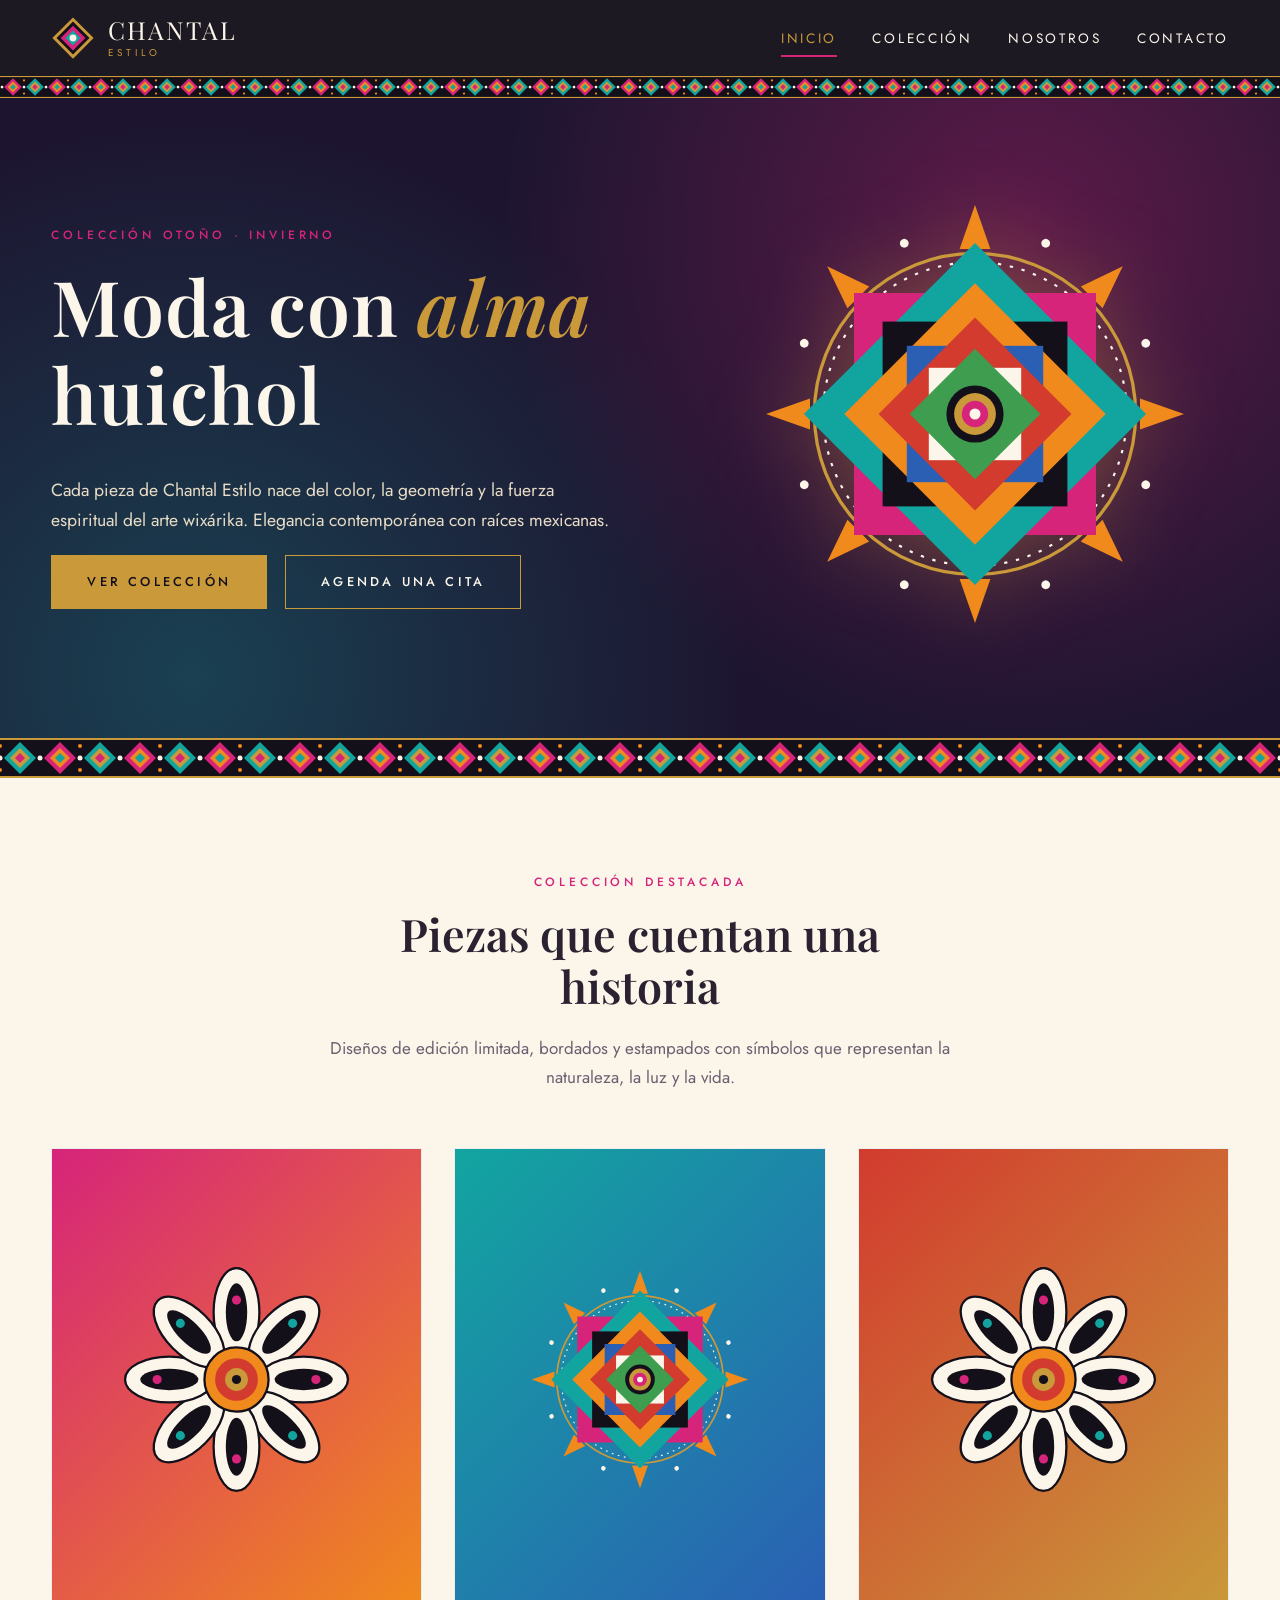
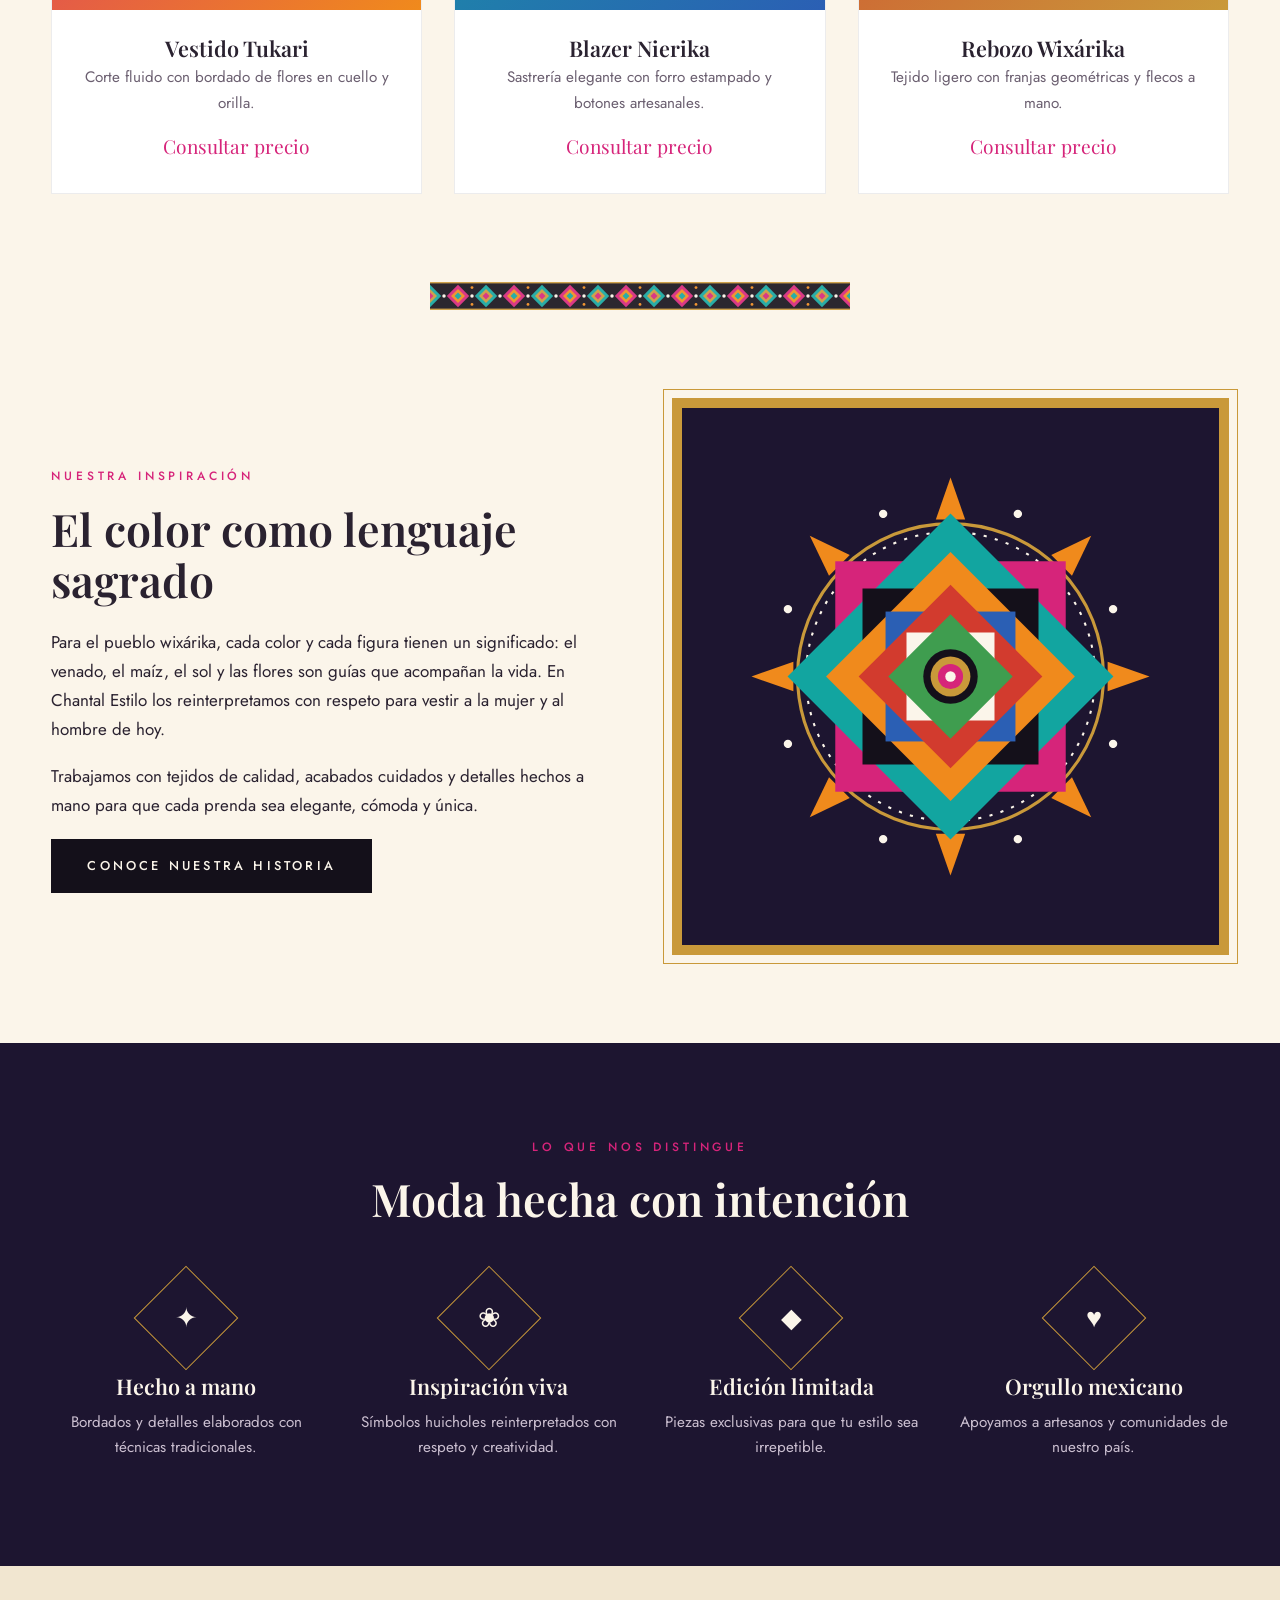
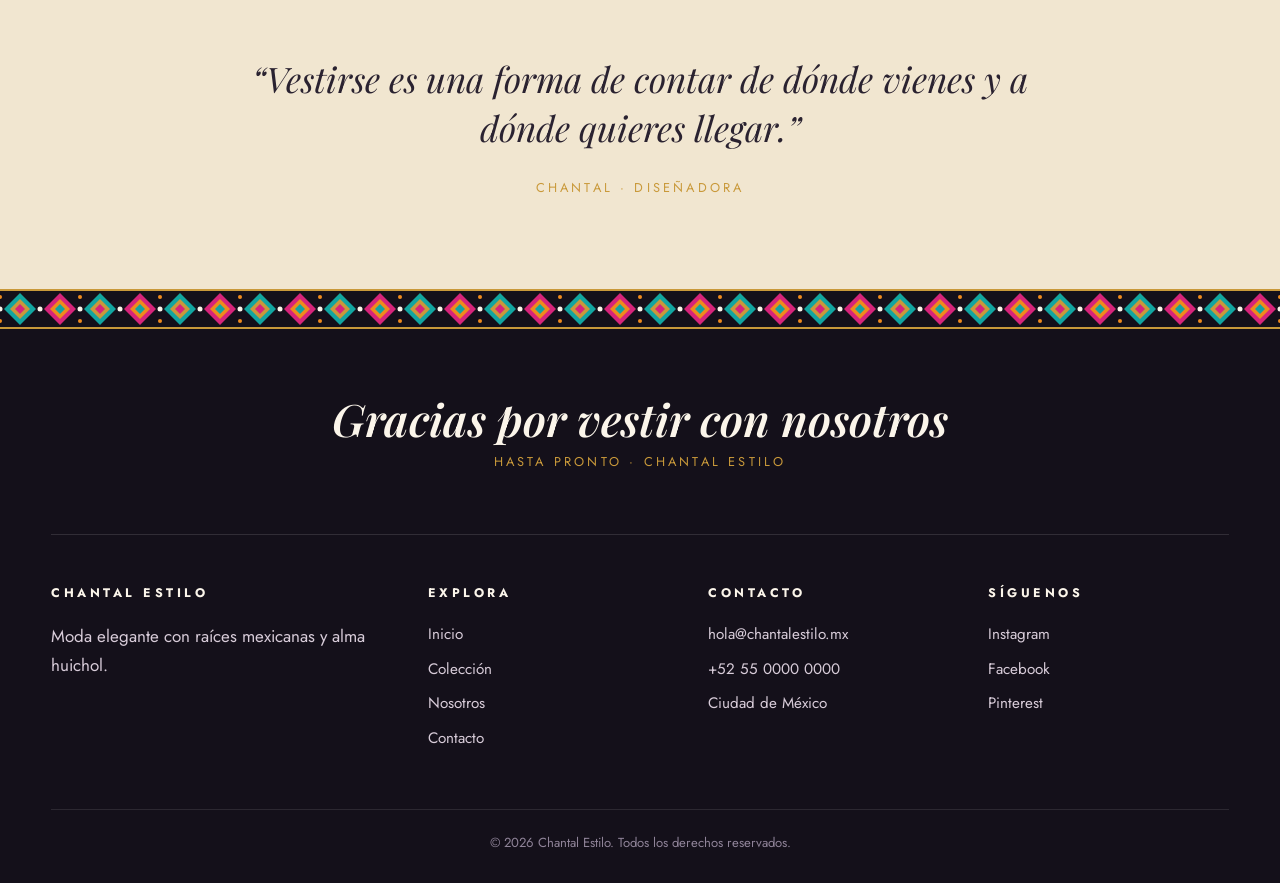
<file: index.html>
<!DOCTYPE html>
<html lang="es">
<head>
  <meta charset="UTF-8">
  <meta name="viewport" content="width=device-width, initial-scale=1">
  <title>Chantal Estilo | Moda mexicana con alma huichol</title>
  <meta name="description" content="Chantal Estilo: moda elegante inspirada en el arte huichol. Piezas únicas hechas con orgullo mexicano.">
  <link rel="icon" type="image/svg+xml" href="img/logo.svg">
  <link rel="preconnect" href="https://fonts.googleapis.com">
  <link rel="preconnect" href="https://fonts.gstatic.com" crossorigin>
  <link href="https://fonts.googleapis.com/css2?family=Jost:wght@300;400;500&family=Playfair+Display:ital,wght@0,500;0,600;1,500&display=swap" rel="stylesheet">
  <link rel="stylesheet" href="css/styles.css">
</head>
<body>

  <!-- ========== ENCABEZADO ========== -->
  <header class="encabezado">
    <div class="contenedor encabezado__barra">
      <a href="index.html" class="logo" aria-label="Chantal Estilo, inicio">
        <img src="img/logo.svg" alt="">
        <span class="logo__texto">CHANTAL<small>Estilo</small></span>
      </a>
      <button class="menu-boton" aria-label="Abrir menú" aria-expanded="false">☰</button>
      <nav>
        <ul class="menu">
          <li><a href="index.html" class="activo">Inicio</a></li>
          <li><a href="index.html#coleccion">Colección</a></li>
          <li><a href="pages/nosotros.html">Nosotros</a></li>
          <li><a href="pages/contacto.html">Contacto</a></li>
        </ul>
      </nav>
    </div>
    <div class="cinta"></div>
  </header>

  <main>
    <!-- ========== CUERPO: HÉROE ========== -->
    <section class="heroe">
      <div class="contenedor heroe__grid">
        <div>
          <span class="etiqueta">Colección Otoño · Invierno</span>
          <h1>Moda con <em>alma</em> huichol</h1>
          <p>Cada pieza de Chantal Estilo nace del color, la geometría y la fuerza espiritual del arte wixárika. Elegancia contemporánea con raíces mexicanas.</p>
          <a href="#coleccion" class="boton">Ver colección</a>
          <a href="pages/contacto.html" class="boton boton--borde">Agenda una cita</a>
        </div>
        <div class="heroe__arte">
          <img src="img/mandala-huichol.svg" alt="Mandala de inspiración huichol en tonos magenta, turquesa y naranja">
        </div>
      </div>
      <div class="cinta cinta--gruesa"></div>
    </section>

    <!-- ========== CUERPO: COLECCIÓN ========== -->
    <section class="seccion" id="coleccion">
      <div class="contenedor">
        <div class="seccion__titulo aparece">
          <span class="etiqueta">Colección destacada</span>
          <h2>Piezas que cuentan una historia</h2>
          <p>Diseños de edición limitada, bordados y estampados con símbolos que representan la naturaleza, la luz y la vida.</p>
        </div>
        <div class="rejilla">
          <article class="tarjeta aparece">
            <div class="tarjeta__imagen tarjeta__imagen--a"><img src="img/flor-huichol.svg" alt="Motivo de flor huichol"></div>
            <div class="tarjeta__cuerpo">
              <h3>Vestido Tukari</h3>
              <p>Corte fluido con bordado de flores en cuello y orilla.</p>
              <span class="tarjeta__precio">Consultar precio</span>
            </div>
          </article>
          <article class="tarjeta aparece">
            <div class="tarjeta__imagen tarjeta__imagen--b"><img src="img/mandala-huichol.svg" alt="Motivo de mandala huichol"></div>
            <div class="tarjeta__cuerpo">
              <h3>Blazer Nierika</h3>
              <p>Sastrería elegante con forro estampado y botones artesanales.</p>
              <span class="tarjeta__precio">Consultar precio</span>
            </div>
          </article>
          <article class="tarjeta aparece">
            <div class="tarjeta__imagen tarjeta__imagen--c"><img src="img/flor-huichol.svg" alt="Motivo de flor huichol"></div>
            <div class="tarjeta__cuerpo">
              <h3>Rebozo Wixárika</h3>
              <p>Tejido ligero con franjas geométricas y flecos a mano.</p>
              <span class="tarjeta__precio">Consultar precio</span>
            </div>
          </article>
        </div>
      </div>
    </section>

    <div class="divisor"></div>

    <!-- ========== CUERPO: HISTORIA BREVE ========== -->
    <section class="seccion">
      <div class="contenedor dividido">
        <div class="aparece">
          <span class="etiqueta">Nuestra inspiración</span>
          <h2>El color como lenguaje sagrado</h2>
          <p>Para el pueblo wixárika, cada color y cada figura tienen un significado: el venado, el maíz, el sol y las flores son guías que acompañan la vida. En Chantal Estilo los reinterpretamos con respeto para vestir a la mujer y al hombre de hoy.</p>
          <p>Trabajamos con tejidos de calidad, acabados cuidados y detalles hechos a mano para que cada prenda sea elegante, cómoda y única.</p>
          <a href="pages/nosotros.html" class="boton boton--oscuro">Conoce nuestra historia</a>
        </div>
        <div class="dividido__arte aparece">
          <img src="img/mandala-huichol.svg" alt="Mandala huichol decorativo">
        </div>
      </div>
    </section>

    <!-- ========== CUERPO: VALORES ========== -->
    <section class="seccion seccion--oscura">
      <div class="contenedor">
        <div class="seccion__titulo aparece">
          <span class="etiqueta">Lo que nos distingue</span>
          <h2>Moda hecha con intención</h2>
        </div>
        <div class="valores">
          <div class="valor aparece">
            <div class="valor__icono"><span>✦</span></div>
            <h3>Hecho a mano</h3>
            <p>Bordados y detalles elaborados con técnicas tradicionales.</p>
          </div>
          <div class="valor aparece">
            <div class="valor__icono"><span>❀</span></div>
            <h3>Inspiración viva</h3>
            <p>Símbolos huicholes reinterpretados con respeto y creatividad.</p>
          </div>
          <div class="valor aparece">
            <div class="valor__icono"><span>◆</span></div>
            <h3>Edición limitada</h3>
            <p>Piezas exclusivas para que tu estilo sea irrepetible.</p>
          </div>
          <div class="valor aparece">
            <div class="valor__icono"><span>♥</span></div>
            <h3>Orgullo mexicano</h3>
            <p>Apoyamos a artesanos y comunidades de nuestro país.</p>
          </div>
        </div>
      </div>
    </section>

    <!-- ========== CUERPO: CITA ========== -->
    <section class="seccion seccion--arena">
      <div class="cita aparece">
        <blockquote>“Vestirse es una forma de contar de dónde vienes y a dónde quieres llegar.”</blockquote>
        <cite>Chantal · Diseñadora</cite>
      </div>
    </section>
  </main>

  <!-- ========== DESPEDIDA ========== -->
  <footer class="despedida">
    <div class="cinta cinta--gruesa"></div>
    <div class="contenedor">
      <div class="despedida__mensaje">
        <h2>Gracias por vestir con nosotros</h2>
        <p>Hasta pronto · Chantal Estilo</p>
      </div>
      <div class="despedida__columnas">
        <div>
          <h4>Chantal Estilo</h4>
          <p>Moda elegante con raíces mexicanas y alma huichol.</p>
        </div>
        <div>
          <h4>Explora</h4>
          <ul>
            <li><a href="index.html">Inicio</a></li>
            <li><a href="index.html#coleccion">Colección</a></li>
            <li><a href="pages/nosotros.html">Nosotros</a></li>
            <li><a href="pages/contacto.html">Contacto</a></li>
          </ul>
        </div>
        <div>
          <h4>Contacto</h4>
          <ul>
            <li>hola@chantalestilo.mx</li>
            <li>+52 55 0000 0000</li>
            <li>Ciudad de México</li>
          </ul>
        </div>
        <div>
          <h4>Síguenos</h4>
          <ul>
            <li><a href="#">Instagram</a></li>
            <li><a href="#">Facebook</a></li>
            <li><a href="#">Pinterest</a></li>
          </ul>
        </div>
      </div>
      <div class="despedida__legal">© <span data-anio>2026</span> Chantal Estilo. Todos los derechos reservados.</div>
    </div>
  </footer>

  <script src="js/main.js"></script>
</body>
</html>
</file>
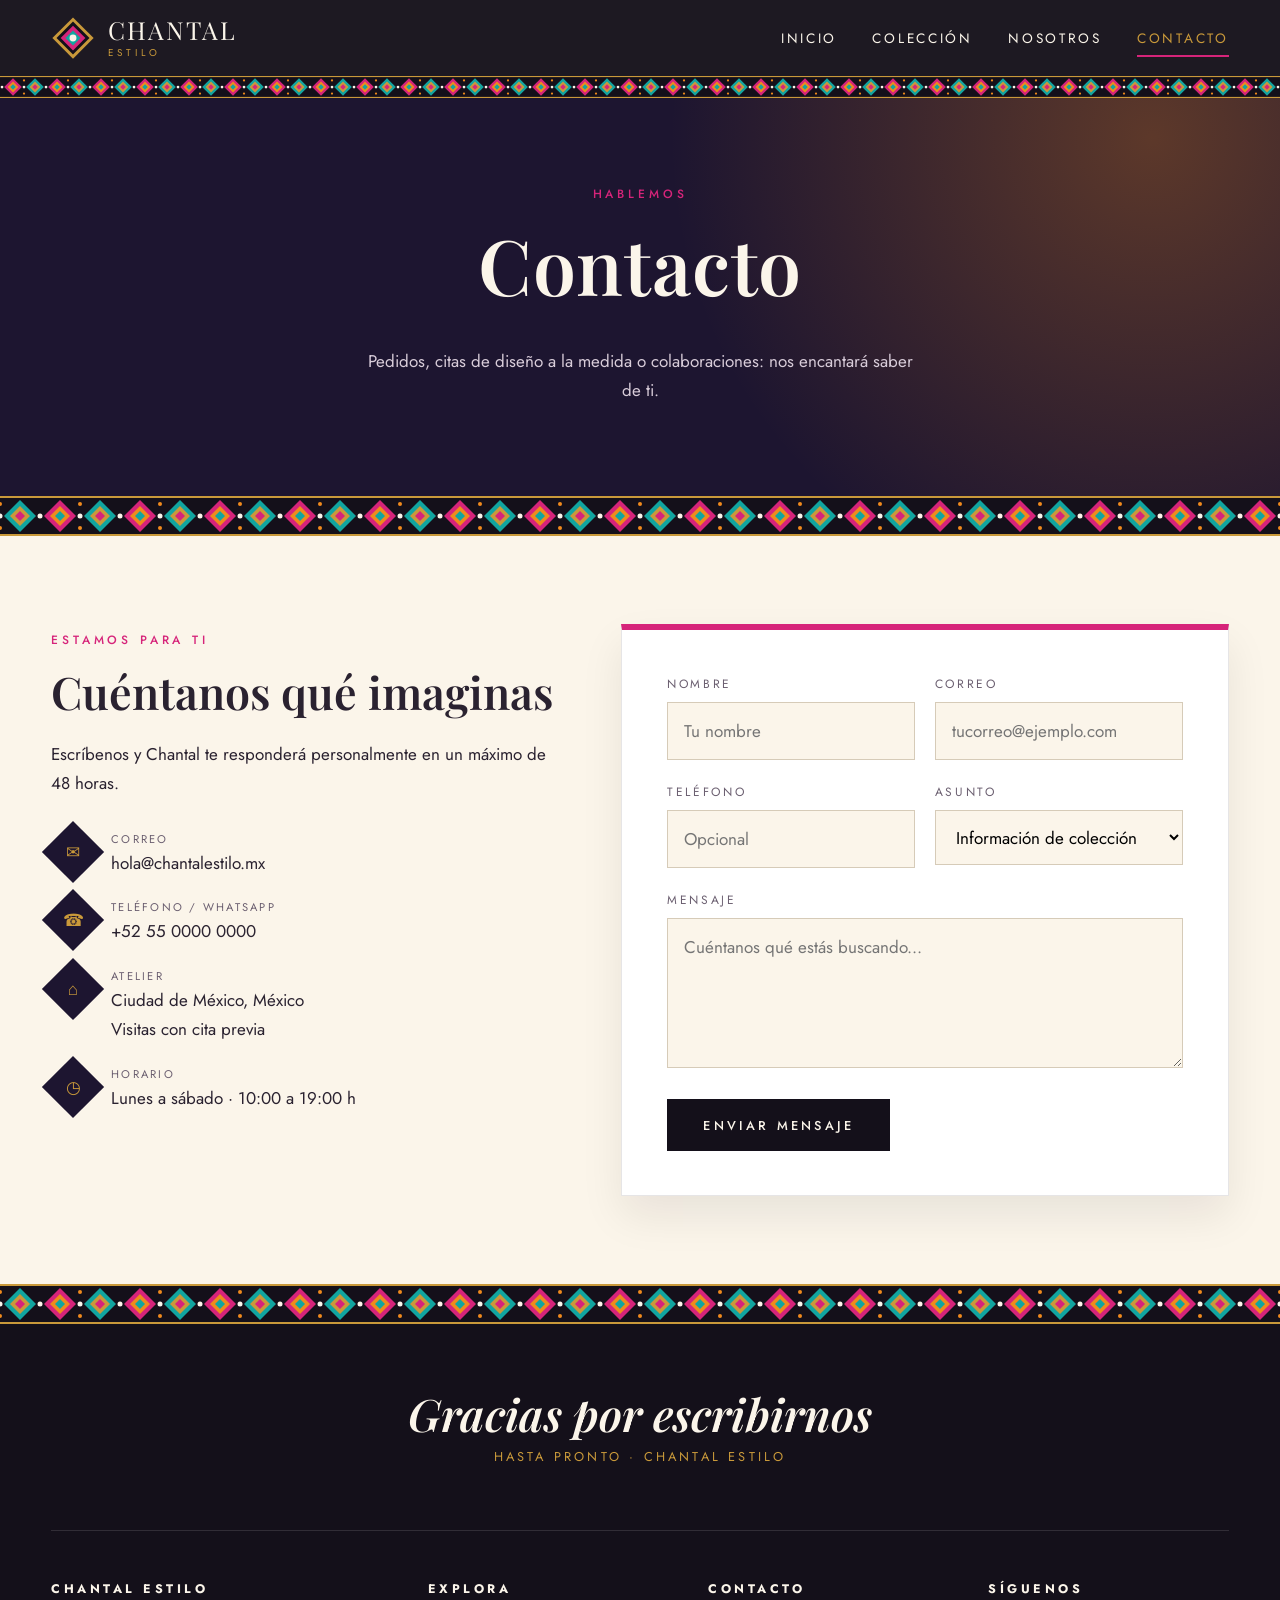
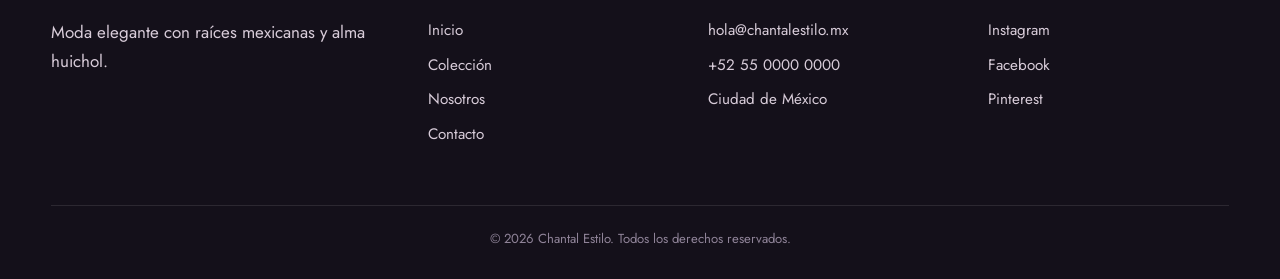
<file: pages/contacto.html>
<!DOCTYPE html>
<html lang="es">
<head>
  <meta charset="UTF-8">
  <meta name="viewport" content="width=device-width, initial-scale=1">
  <title>Contacto | Chantal Estilo</title>
  <meta name="description" content="Escríbenos para pedidos, citas y colaboraciones con Chantal Estilo.">
  <link rel="icon" type="image/svg+xml" href="../img/logo.svg">
  <link rel="preconnect" href="https://fonts.googleapis.com">
  <link rel="preconnect" href="https://fonts.gstatic.com" crossorigin>
  <link href="https://fonts.googleapis.com/css2?family=Jost:wght@300;400;500&family=Playfair+Display:ital,wght@0,500;0,600;1,500&display=swap" rel="stylesheet">
  <link rel="stylesheet" href="../css/styles.css">
</head>
<body>

  <!-- ========== ENCABEZADO ========== -->
  <header class="encabezado">
    <div class="contenedor encabezado__barra">
      <a href="../index.html" class="logo" aria-label="Chantal Estilo, inicio">
        <img src="../img/logo.svg" alt="">
        <span class="logo__texto">CHANTAL<small>Estilo</small></span>
      </a>
      <button class="menu-boton" aria-label="Abrir menú" aria-expanded="false">☰</button>
      <nav>
        <ul class="menu">
          <li><a href="../index.html">Inicio</a></li>
          <li><a href="../index.html#coleccion">Colección</a></li>
          <li><a href="nosotros.html">Nosotros</a></li>
          <li><a href="contacto.html" class="activo">Contacto</a></li>
        </ul>
      </nav>
    </div>
    <div class="cinta"></div>
  </header>

  <main>
    <section class="pagina-titulo">
      <div class="contenedor">
        <span class="etiqueta">Hablemos</span>
        <h1>Contacto</h1>
        <p>Pedidos, citas de diseño a la medida o colaboraciones: nos encantará saber de ti.</p>
      </div>
    </section>
    <div class="cinta cinta--gruesa"></div>

    <!-- ========== CUERPO: DATOS Y FORMULARIO ========== -->
    <section class="seccion">
      <div class="contenedor contacto">
        <div class="contacto__datos aparece">
          <span class="etiqueta">Estamos para ti</span>
          <h2>Cuéntanos qué imaginas</h2>
          <p>Escríbenos y Chantal te responderá personalmente en un máximo de 48 horas.</p>
          <ul>
            <li><span class="ico"><i>✉</i></span><div><small>Correo</small>hola@chantalestilo.mx</div></li>
            <li><span class="ico"><i>☎</i></span><div><small>Teléfono / WhatsApp</small>+52 55 0000 0000</div></li>
            <li><span class="ico"><i>⌂</i></span><div><small>Atelier</small>Ciudad de México, México<br>Visitas con cita previa</div></li>
            <li><span class="ico"><i>◷</i></span><div><small>Horario</small>Lunes a sábado · 10:00 a 19:00 h</div></li>
          </ul>
        </div>

        <form class="formulario aparece" id="form-contacto">
          <div class="fila">
            <div class="campo">
              <label for="nombre">Nombre</label>
              <input type="text" id="nombre" name="nombre" required placeholder="Tu nombre">
            </div>
            <div class="campo">
              <label for="correo">Correo</label>
              <input type="email" id="correo" name="correo" required placeholder="tucorreo@ejemplo.com">
            </div>
          </div>
          <div class="fila">
            <div class="campo">
              <label for="telefono">Teléfono</label>
              <input type="tel" id="telefono" name="telefono" placeholder="Opcional">
            </div>
            <div class="campo">
              <label for="asunto">Asunto</label>
              <select id="asunto" name="asunto">
                <option>Información de colección</option>
                <option>Diseño a la medida</option>
                <option>Pedido especial</option>
                <option>Colaboración</option>
                <option>Otro</option>
              </select>
            </div>
          </div>
          <div class="campo">
            <label for="mensaje">Mensaje</label>
            <textarea id="mensaje" name="mensaje" required placeholder="Cuéntanos qué estás buscando..."></textarea>
          </div>
          <button type="submit" class="boton boton--oscuro">Enviar mensaje</button>
          <div class="mensaje-exito" role="status"></div>
        </form>
      </div>
    </section>
  </main>

  <!-- ========== DESPEDIDA ========== -->
  <footer class="despedida">
    <div class="cinta cinta--gruesa"></div>
    <div class="contenedor">
      <div class="despedida__mensaje">
        <h2>Gracias por escribirnos</h2>
        <p>Hasta pronto · Chantal Estilo</p>
      </div>
      <div class="despedida__columnas">
        <div>
          <h4>Chantal Estilo</h4>
          <p>Moda elegante con raíces mexicanas y alma huichol.</p>
        </div>
        <div>
          <h4>Explora</h4>
          <ul>
            <li><a href="../index.html">Inicio</a></li>
            <li><a href="../index.html#coleccion">Colección</a></li>
            <li><a href="nosotros.html">Nosotros</a></li>
            <li><a href="contacto.html">Contacto</a></li>
          </ul>
        </div>
        <div>
          <h4>Contacto</h4>
          <ul>
            <li>hola@chantalestilo.mx</li>
            <li>+52 55 0000 0000</li>
            <li>Ciudad de México</li>
          </ul>
        </div>
        <div>
          <h4>Síguenos</h4>
          <ul>
            <li><a href="#">Instagram</a></li>
            <li><a href="#">Facebook</a></li>
            <li><a href="#">Pinterest</a></li>
          </ul>
        </div>
      </div>
      <div class="despedida__legal">© <span data-anio>2026</span> Chantal Estilo. Todos los derechos reservados.</div>
    </div>
  </footer>

  <script src="../js/main.js"></script>
</body>
</html>
</file>
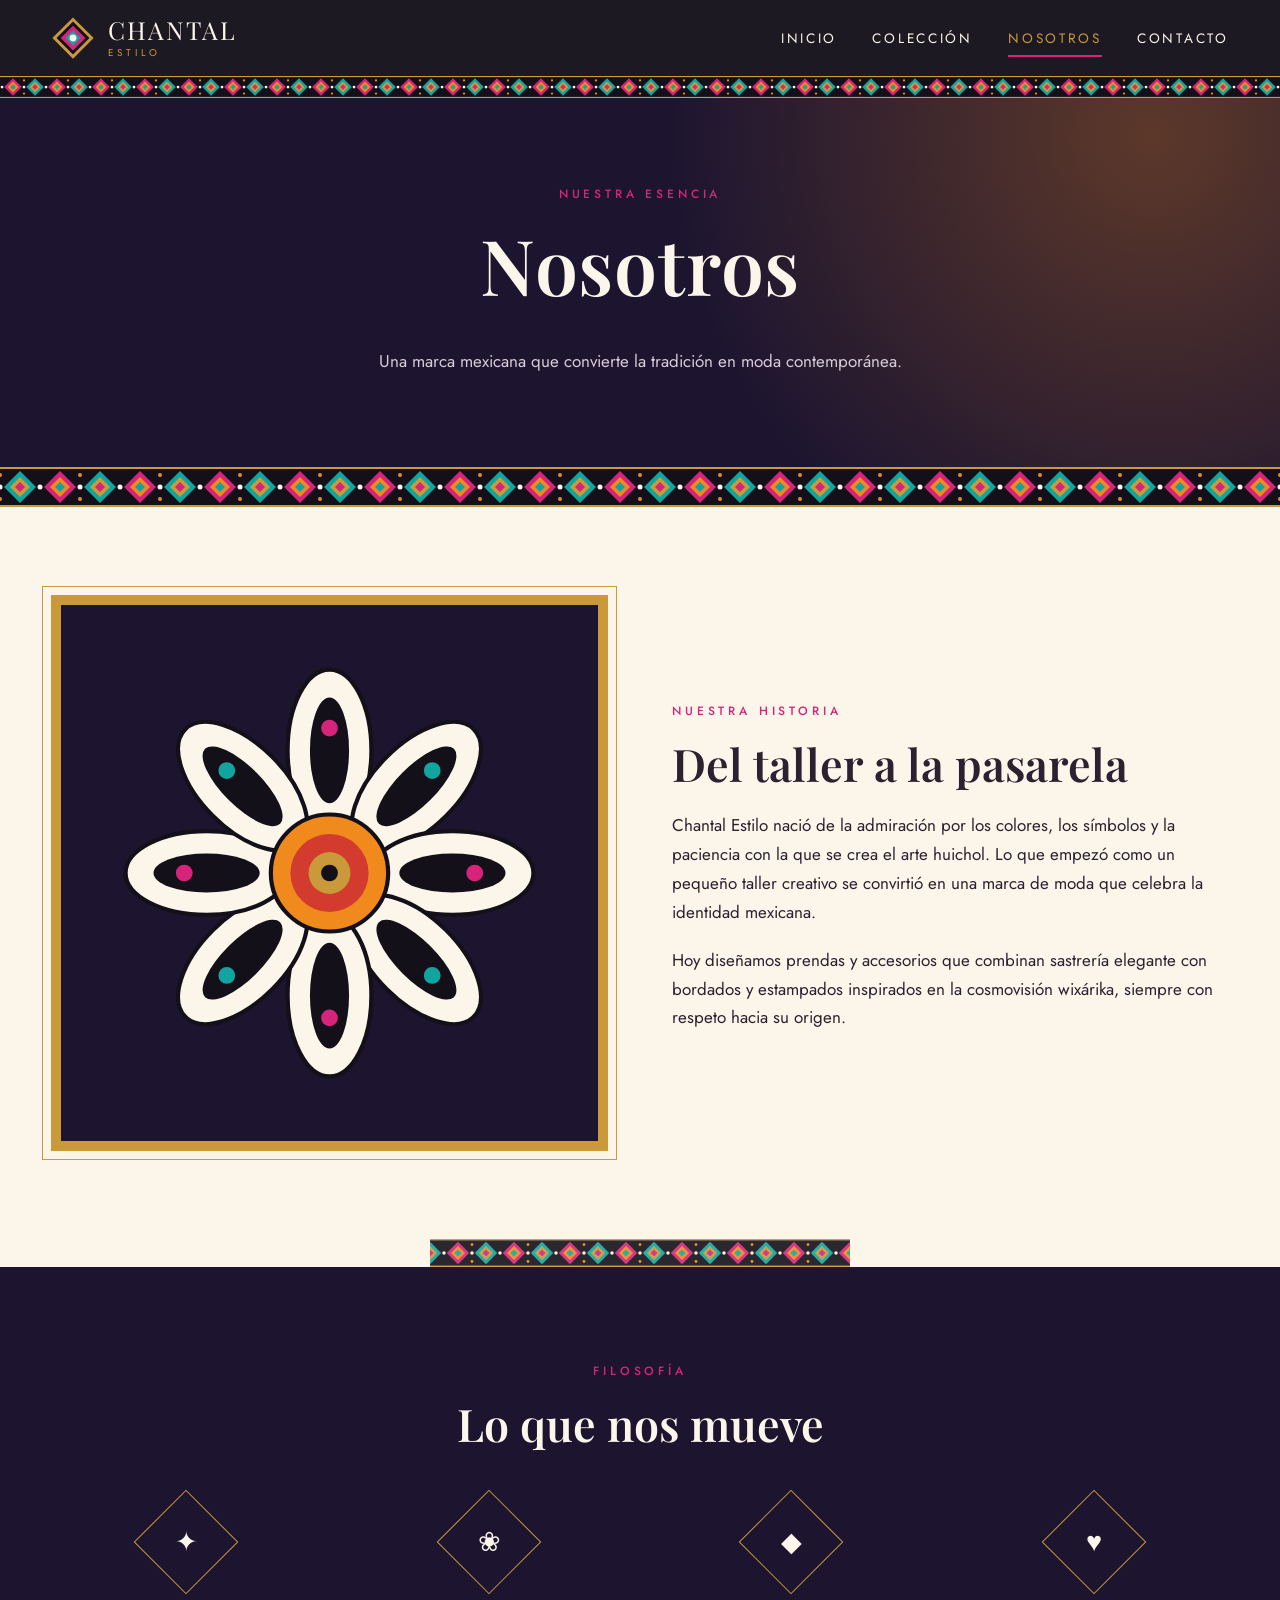
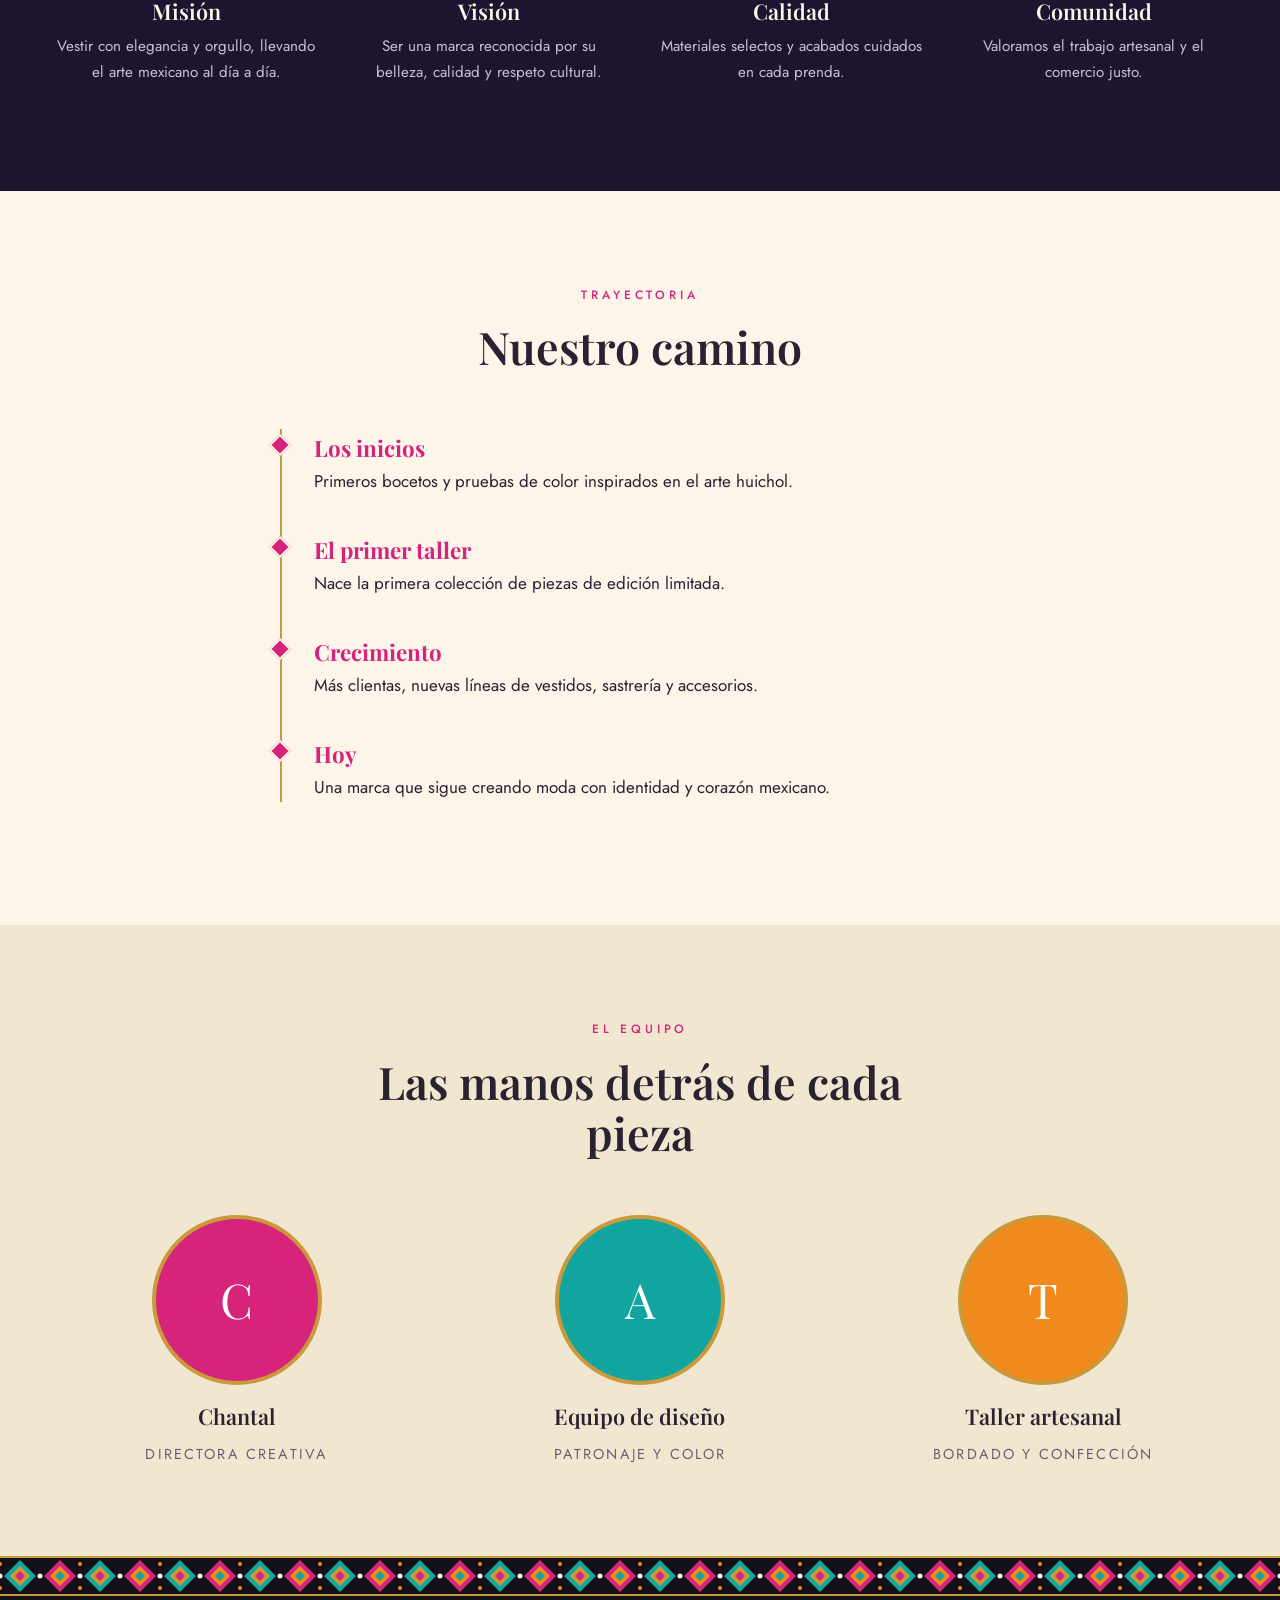
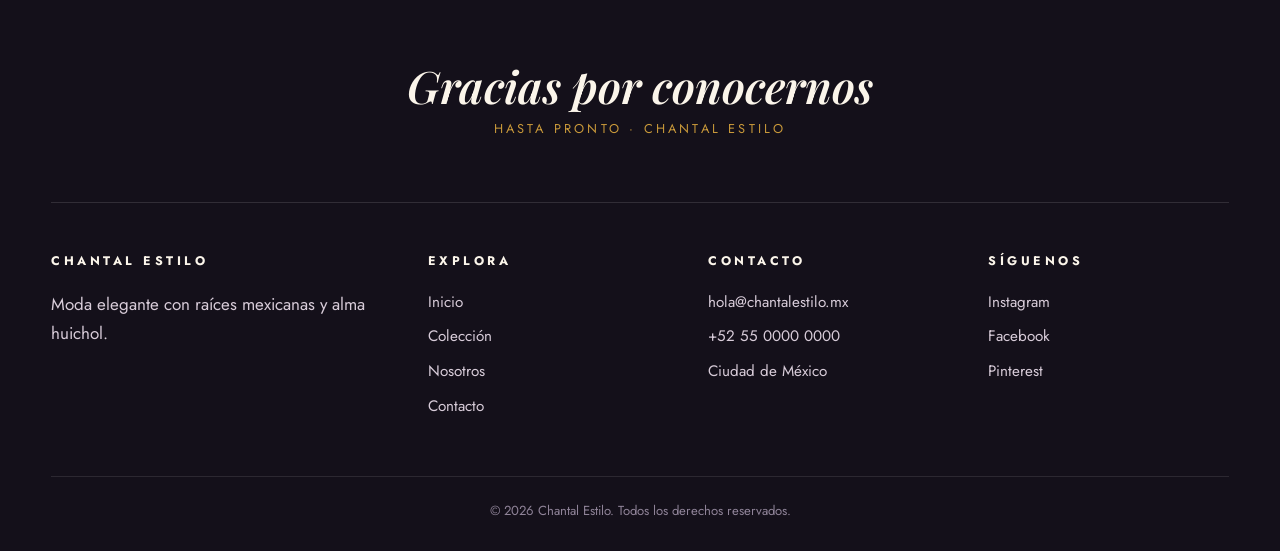
<file: pages/nosotros.html>
<!DOCTYPE html>
<html lang="es">
<head>
  <meta charset="UTF-8">
  <meta name="viewport" content="width=device-width, initial-scale=1">
  <title>Nosotros | Chantal Estilo</title>
  <meta name="description" content="Conoce la historia, la filosofía y al equipo detrás de Chantal Estilo.">
  <link rel="icon" type="image/svg+xml" href="../img/logo.svg">
  <link rel="preconnect" href="https://fonts.googleapis.com">
  <link rel="preconnect" href="https://fonts.gstatic.com" crossorigin>
  <link href="https://fonts.googleapis.com/css2?family=Jost:wght@300;400;500&family=Playfair+Display:ital,wght@0,500;0,600;1,500&display=swap" rel="stylesheet">
  <link rel="stylesheet" href="../css/styles.css">
</head>
<body>

  <!-- ========== ENCABEZADO ========== -->
  <header class="encabezado">
    <div class="contenedor encabezado__barra">
      <a href="../index.html" class="logo" aria-label="Chantal Estilo, inicio">
        <img src="../img/logo.svg" alt="">
        <span class="logo__texto">CHANTAL<small>Estilo</small></span>
      </a>
      <button class="menu-boton" aria-label="Abrir menú" aria-expanded="false">☰</button>
      <nav>
        <ul class="menu">
          <li><a href="../index.html">Inicio</a></li>
          <li><a href="../index.html#coleccion">Colección</a></li>
          <li><a href="nosotros.html" class="activo">Nosotros</a></li>
          <li><a href="contacto.html">Contacto</a></li>
        </ul>
      </nav>
    </div>
    <div class="cinta"></div>
  </header>

  <main>
    <section class="pagina-titulo">
      <div class="contenedor">
        <span class="etiqueta">Nuestra esencia</span>
        <h1>Nosotros</h1>
        <p>Una marca mexicana que convierte la tradición en moda contemporánea.</p>
      </div>
    </section>
    <div class="cinta cinta--gruesa"></div>

    <!-- ========== CUERPO: HISTORIA ========== -->
    <section class="seccion">
      <div class="contenedor dividido dividido--inverso">
        <div class="dividido__arte aparece">
          <img src="../img/flor-huichol.svg" alt="Flor de inspiración huichol">
        </div>
        <div class="aparece">
          <span class="etiqueta">Nuestra historia</span>
          <h2>Del taller a la pasarela</h2>
          <p>Chantal Estilo nació de la admiración por los colores, los símbolos y la paciencia con la que se crea el arte huichol. Lo que empezó como un pequeño taller creativo se convirtió en una marca de moda que celebra la identidad mexicana.</p>
          <p>Hoy diseñamos prendas y accesorios que combinan sastrería elegante con bordados y estampados inspirados en la cosmovisión wixárika, siempre con respeto hacia su origen.</p>
        </div>
      </div>
    </section>

    <div class="divisor"></div>

    <!-- ========== CUERPO: MISIÓN Y VALORES ========== -->
    <section class="seccion seccion--oscura">
      <div class="contenedor">
        <div class="seccion__titulo aparece">
          <span class="etiqueta">Filosofía</span>
          <h2>Lo que nos mueve</h2>
        </div>
        <div class="valores">
          <div class="valor aparece">
            <div class="valor__icono"><span>✦</span></div>
            <h3>Misión</h3>
            <p>Vestir con elegancia y orgullo, llevando el arte mexicano al día a día.</p>
          </div>
          <div class="valor aparece">
            <div class="valor__icono"><span>❀</span></div>
            <h3>Visión</h3>
            <p>Ser una marca reconocida por su belleza, calidad y respeto cultural.</p>
          </div>
          <div class="valor aparece">
            <div class="valor__icono"><span>◆</span></div>
            <h3>Calidad</h3>
            <p>Materiales selectos y acabados cuidados en cada prenda.</p>
          </div>
          <div class="valor aparece">
            <div class="valor__icono"><span>♥</span></div>
            <h3>Comunidad</h3>
            <p>Valoramos el trabajo artesanal y el comercio justo.</p>
          </div>
        </div>
      </div>
    </section>

    <!-- ========== CUERPO: LÍNEA DE TIEMPO ========== -->
    <section class="seccion">
      <div class="contenedor">
        <div class="seccion__titulo aparece">
          <span class="etiqueta">Trayectoria</span>
          <h2>Nuestro camino</h2>
        </div>
        <div class="tiempo">
          <div class="tiempo__item aparece">
            <strong>Los inicios</strong>
            <p>Primeros bocetos y pruebas de color inspirados en el arte huichol.</p>
          </div>
          <div class="tiempo__item aparece">
            <strong>El primer taller</strong>
            <p>Nace la primera colección de piezas de edición limitada.</p>
          </div>
          <div class="tiempo__item aparece">
            <strong>Crecimiento</strong>
            <p>Más clientas, nuevas líneas de vestidos, sastrería y accesorios.</p>
          </div>
          <div class="tiempo__item aparece">
            <strong>Hoy</strong>
            <p>Una marca que sigue creando moda con identidad y corazón mexicano.</p>
          </div>
        </div>
      </div>
    </section>

    <!-- ========== CUERPO: EQUIPO ========== -->
    <section class="seccion seccion--arena">
      <div class="contenedor">
        <div class="seccion__titulo aparece">
          <span class="etiqueta">El equipo</span>
          <h2>Las manos detrás de cada pieza</h2>
        </div>
        <div class="equipo">
          <div class="persona aparece">
            <div class="persona__foto">C</div>
            <h3>Chantal</h3>
            <span>Directora creativa</span>
          </div>
          <div class="persona aparece">
            <div class="persona__foto">A</div>
            <h3>Equipo de diseño</h3>
            <span>Patronaje y color</span>
          </div>
          <div class="persona aparece">
            <div class="persona__foto">T</div>
            <h3>Taller artesanal</h3>
            <span>Bordado y confección</span>
          </div>
        </div>
      </div>
    </section>
  </main>

  <!-- ========== DESPEDIDA ========== -->
  <footer class="despedida">
    <div class="cinta cinta--gruesa"></div>
    <div class="contenedor">
      <div class="despedida__mensaje">
        <h2>Gracias por conocernos</h2>
        <p>Hasta pronto · Chantal Estilo</p>
      </div>
      <div class="despedida__columnas">
        <div>
          <h4>Chantal Estilo</h4>
          <p>Moda elegante con raíces mexicanas y alma huichol.</p>
        </div>
        <div>
          <h4>Explora</h4>
          <ul>
            <li><a href="../index.html">Inicio</a></li>
            <li><a href="../index.html#coleccion">Colección</a></li>
            <li><a href="nosotros.html">Nosotros</a></li>
            <li><a href="contacto.html">Contacto</a></li>
          </ul>
        </div>
        <div>
          <h4>Contacto</h4>
          <ul>
            <li>hola@chantalestilo.mx</li>
            <li>+52 55 0000 0000</li>
            <li>Ciudad de México</li>
          </ul>
        </div>
        <div>
          <h4>Síguenos</h4>
          <ul>
            <li><a href="#">Instagram</a></li>
            <li><a href="#">Facebook</a></li>
            <li><a href="#">Pinterest</a></li>
          </ul>
        </div>
      </div>
      <div class="despedida__legal">© <span data-anio>2026</span> Chantal Estilo. Todos los derechos reservados.</div>
    </div>
  </footer>

  <script src="../js/main.js"></script>
</body>
</html>
</file>
<file: css/styles.css>
/* =========================================================
   CHANTAL ESTILO — Hoja de estilos
   Moda elegante con inspiración en el arte huichol (wixárika)
   ========================================================= */

:root {
  --negro: #14101a;
  --noche: #1d1530;
  --crema: #fbf5ea;
  --arena: #f1e6d0;
  --oro: #c9993a;
  --magenta: #d6247a;
  --turquesa: #12a5a0;
  --naranja: #f08a1c;
  --rojo: #d23b2e;
  --verde: #3f9d4f;
  --azul: #2b5fb4;
  --texto: #2a2230;
  --texto-suave: #6b5f70;

  --fuente-titulo: "Playfair Display", "Cormorant Garamond", Georgia, serif;
  --fuente-texto: "Jost", "Helvetica Neue", Arial, sans-serif;
  --ancho: 1180px;
}

/* ---------- Base ---------- */
*, *::before, *::after { box-sizing: border-box; }
html { scroll-behavior: smooth; }
body {
  margin: 0;
  font-family: var(--fuente-texto);
  color: var(--texto);
  background: var(--crema);
  line-height: 1.7;
  font-size: 17px;
}
img { max-width: 100%; display: block; }
a { color: inherit; text-decoration: none; }
h1, h2, h3 { font-family: var(--fuente-titulo); font-weight: 600; line-height: 1.15; margin: 0 0 .5em; }
h1 { font-size: clamp(2.6rem, 6vw, 4.8rem); letter-spacing: .01em; }
h2 { font-size: clamp(1.9rem, 3.6vw, 2.8rem); }
h3 { font-size: 1.35rem; }
p { margin: 0 0 1.1em; }
.contenedor { width: min(92%, var(--ancho)); margin-inline: auto; }
.etiqueta {
  display: inline-block;
  font-size: .75rem;
  letter-spacing: .32em;
  text-transform: uppercase;
  color: var(--magenta);
  font-weight: 500;
  margin-bottom: 1rem;
}

/* ---------- Cintas huicholes (patrón decorativo) ---------- */
.cinta {
  height: 22px;
  background: url("../img/patron-huichol.svg") repeat-x center / auto 100%;
}
.cinta--gruesa { height: 40px; }
.divisor {
  height: 28px;
  margin: 0 auto;
  width: min(92%, 420px);
  background: url("../img/patron-huichol.svg") repeat-x center / auto 100%;
  opacity: .9;
}

/* ---------- Encabezado ---------- */
.encabezado {
  position: sticky;
  top: 0;
  z-index: 50;
  background: rgba(20, 16, 26, .96);
  backdrop-filter: blur(6px);
  color: var(--crema);
}
.encabezado__barra {
  display: flex;
  align-items: center;
  justify-content: space-between;
  padding: 1rem 0;
  gap: 1.5rem;
}
.logo { display: flex; align-items: center; gap: .8rem; }
.logo img { width: 44px; height: 44px; }
.logo__texto {
  font-family: var(--fuente-titulo);
  font-size: 1.55rem;
  letter-spacing: .08em;
  line-height: 1;
}
.logo__texto small {
  display: block;
  font-family: var(--fuente-texto);
  font-size: .62rem;
  letter-spacing: .4em;
  text-transform: uppercase;
  color: var(--oro);
  margin-top: .35rem;
}
.menu { display: flex; gap: 2.2rem; list-style: none; margin: 0; padding: 0; }
.menu a {
  font-size: .85rem;
  letter-spacing: .2em;
  text-transform: uppercase;
  padding: .4rem 0;
  border-bottom: 2px solid transparent;
  transition: color .25s, border-color .25s;
}
.menu a:hover, .menu a.activo { color: var(--oro); border-color: var(--magenta); }
.menu-boton {
  display: none;
  background: none;
  border: 1px solid var(--oro);
  color: var(--crema);
  padding: .5rem .8rem;
  font-size: 1.1rem;
  cursor: pointer;
}

/* ---------- Héroe (inicio) ---------- */
.heroe {
  position: relative;
  background:
    radial-gradient(circle at 80% 20%, rgba(214,36,122,.35), transparent 45%),
    radial-gradient(circle at 15% 85%, rgba(18,165,160,.30), transparent 45%),
    var(--noche);
  color: var(--crema);
  overflow: hidden;
}
.heroe__grid {
  display: grid;
  grid-template-columns: 1.1fr .9fr;
  gap: 3rem;
  align-items: center;
  padding: 6rem 0 6.5rem;
}
.heroe h1 em { font-style: italic; color: var(--oro); }
.heroe p { max-width: 52ch; color: #e8dcc6; font-size: 1.1rem; }
.heroe__arte { display: flex; justify-content: center; }
.heroe__arte img {
  width: min(100%, 440px);
  animation: girar 90s linear infinite;
  filter: drop-shadow(0 0 40px rgba(201,153,58,.35));
}
@keyframes girar { to { transform: rotate(360deg); } }

/* ---------- Botones ---------- */
.boton {
  display: inline-block;
  padding: .95rem 2.2rem;
  font-size: .8rem;
  letter-spacing: .25em;
  text-transform: uppercase;
  font-weight: 500;
  border: 1px solid var(--oro);
  background: var(--oro);
  color: var(--negro);
  cursor: pointer;
  transition: all .3s;
  font-family: var(--fuente-texto);
}
.boton:hover { background: transparent; color: var(--oro); }
.boton--borde { background: transparent; color: var(--crema); margin-left: .8rem; }
.boton--borde:hover { background: var(--crema); color: var(--negro); border-color: var(--crema); }
.boton--oscuro { background: var(--negro); color: var(--crema); border-color: var(--negro); }
.boton--oscuro:hover { background: transparent; color: var(--negro); }

/* ---------- Secciones ---------- */
.seccion { padding: 5.5rem 0; }
.seccion--arena { background: var(--arena); }
.seccion--oscura { background: var(--noche); color: var(--crema); }
.seccion__titulo { text-align: center; max-width: 640px; margin: 0 auto 3.5rem; }
.seccion__titulo p { color: var(--texto-suave); }
.seccion--oscura .seccion__titulo p { color: #cbbfd0; }

/* ---------- Tarjetas de colección ---------- */
.rejilla { display: grid; grid-template-columns: repeat(3, 1fr); gap: 2rem; }
.tarjeta {
  background: #fff;
  border: 1px solid rgba(20,16,26,.08);
  position: relative;
  transition: transform .35s, box-shadow .35s;
}
.tarjeta:hover { transform: translateY(-8px); box-shadow: 0 22px 40px rgba(20,16,26,.15); }
.tarjeta__imagen {
  aspect-ratio: 4 / 5;
  display: grid;
  place-items: center;
  position: relative;
  overflow: hidden;
}
.tarjeta__imagen img { width: 62%; }
.tarjeta__imagen--a { background: linear-gradient(135deg, var(--magenta), var(--naranja)); }
.tarjeta__imagen--b { background: linear-gradient(135deg, var(--turquesa), var(--azul)); }
.tarjeta__imagen--c { background: linear-gradient(135deg, var(--rojo), var(--oro)); }
.tarjeta__cuerpo { padding: 1.6rem 1.6rem 1.9rem; text-align: center; }
.tarjeta__cuerpo h3 { margin-bottom: .3rem; }
.tarjeta__cuerpo p { color: var(--texto-suave); font-size: .95rem; margin-bottom: .8rem; }
.tarjeta__precio { font-family: var(--fuente-titulo); font-size: 1.2rem; color: var(--magenta); }

/* ---------- Valores / características ---------- */
.valores { display: grid; grid-template-columns: repeat(4, 1fr); gap: 2rem; text-align: center; }
.valor__icono {
  width: 74px; height: 74px;
  margin: 0 auto 1.2rem;
  border: 1px solid var(--oro);
  display: grid; place-items: center;
  transform: rotate(45deg);
}
.valor__icono span { transform: rotate(-45deg); font-size: 1.7rem; }
.valor p { font-size: .95rem; color: #cbbfd0; }

/* ---------- Bloque dividido (texto + arte) ---------- */
.dividido { display: grid; grid-template-columns: 1fr 1fr; gap: 4rem; align-items: center; }
.dividido--inverso .dividido__arte { order: -1; }
.dividido__arte {
  aspect-ratio: 1;
  background: var(--noche);
  display: grid; place-items: center;
  position: relative;
  border: 10px solid var(--oro);
  outline: 1px solid var(--oro);
  outline-offset: 8px;
}
.dividido__arte img { width: 78%; }

/* ---------- Cita ---------- */
.cita { text-align: center; max-width: 780px; margin: 0 auto; }
.cita blockquote {
  font-family: var(--fuente-titulo);
  font-style: italic;
  font-size: clamp(1.5rem, 3vw, 2.2rem);
  margin: 0 0 1.2rem;
  line-height: 1.4;
}
.cita cite { font-style: normal; letter-spacing: .25em; text-transform: uppercase; font-size: .8rem; color: var(--oro); }

/* ---------- Encabezado de página interior ---------- */
.pagina-titulo {
  background:
    radial-gradient(circle at 90% 10%, rgba(240,138,28,.30), transparent 40%),
    var(--noche);
  color: var(--crema);
  text-align: center;
  padding: 5rem 0 4.5rem;
}
.pagina-titulo p { color: #d8ccd9; max-width: 56ch; margin-inline: auto; }

/* ---------- Equipo ---------- */
.equipo { display: grid; grid-template-columns: repeat(3, 1fr); gap: 2rem; }
.persona { text-align: center; }
.persona__foto {
  width: 170px; height: 170px;
  margin: 0 auto 1.2rem;
  border-radius: 50%;
  border: 4px solid var(--oro);
  display: grid; place-items: center;
  font-family: var(--fuente-titulo);
  font-size: 3rem;
  color: #fff;
}
.persona:nth-child(1) .persona__foto { background: var(--magenta); }
.persona:nth-child(2) .persona__foto { background: var(--turquesa); }
.persona:nth-child(3) .persona__foto { background: var(--naranja); }
.persona span { color: var(--texto-suave); font-size: .9rem; letter-spacing: .15em; text-transform: uppercase; }

/* ---------- Línea de tiempo ---------- */
.tiempo { max-width: 720px; margin: 0 auto; border-left: 2px solid var(--oro); padding-left: 2rem; }
.tiempo__item { position: relative; margin-bottom: 2.2rem; }
.tiempo__item::before {
  content: "";
  position: absolute; left: -2.65rem; top: .5rem;
  width: 16px; height: 16px;
  background: var(--magenta);
  transform: rotate(45deg);
  border: 2px solid var(--crema);
}
.tiempo__item strong { font-family: var(--fuente-titulo); font-size: 1.4rem; color: var(--magenta); }

/* ---------- Contacto ---------- */
.contacto { display: grid; grid-template-columns: 1fr 1.2fr; gap: 4rem; }
.contacto__datos ul { list-style: none; padding: 0; margin: 2rem 0; }
.contacto__datos li { display: flex; gap: 1rem; margin-bottom: 1.3rem; align-items: flex-start; }
.contacto__datos li span.ico {
  flex: none; width: 44px; height: 44px;
  background: var(--noche); color: var(--oro);
  display: grid; place-items: center;
  transform: rotate(45deg);
}
.contacto__datos li span.ico i { transform: rotate(-45deg); font-style: normal; }
.contacto__datos small { display: block; letter-spacing: .2em; text-transform: uppercase; color: var(--texto-suave); font-size: .7rem; }
.formulario {
  background: #fff;
  padding: 2.8rem;
  border: 1px solid rgba(20,16,26,.1);
  box-shadow: 0 20px 40px rgba(20,16,26,.08);
  border-top: 6px solid var(--magenta);
}
.campo { margin-bottom: 1.4rem; }
.campo label { display: block; font-size: .75rem; letter-spacing: .22em; text-transform: uppercase; margin-bottom: .45rem; color: var(--texto-suave); }
.campo input, .campo select, .campo textarea {
  width: 100%;
  padding: .85rem 1rem;
  font: inherit;
  border: 1px solid #d6cbb8;
  background: var(--crema);
  transition: border-color .25s, box-shadow .25s;
}
.campo input:focus, .campo select:focus, .campo textarea:focus {
  outline: none;
  border-color: var(--magenta);
  box-shadow: 0 0 0 3px rgba(214,36,122,.15);
}
.campo textarea { min-height: 150px; resize: vertical; }
.fila { display: grid; grid-template-columns: 1fr 1fr; gap: 1.2rem; }
.mensaje-exito {
  display: none;
  margin-top: 1.2rem;
  padding: 1rem 1.2rem;
  background: rgba(63,157,79,.12);
  border-left: 4px solid var(--verde);
}
.mensaje-exito.visible { display: block; }

/* ---------- Despedida (pie de página) ---------- */
.despedida { background: var(--negro); color: #d8ccd9; }
.despedida__mensaje {
  text-align: center;
  padding: 4rem 0 3rem;
}
.despedida__mensaje h2 { color: var(--crema); font-style: italic; margin-bottom: .4rem; }
.despedida__mensaje p { color: var(--oro); letter-spacing: .25em; text-transform: uppercase; font-size: .8rem; }
.despedida__columnas {
  display: grid;
  grid-template-columns: 1.4fr 1fr 1fr 1fr;
  gap: 2.5rem;
  padding: 3rem 0;
  border-top: 1px solid rgba(255,255,255,.12);
}
.despedida h4 {
  font-family: var(--fuente-texto);
  font-size: .78rem;
  letter-spacing: .28em;
  text-transform: uppercase;
  color: var(--crema);
  margin: 0 0 1.1rem;
}
.despedida ul { list-style: none; margin: 0; padding: 0; }
.despedida li { margin-bottom: .55rem; font-size: .95rem; }
.despedida a:hover { color: var(--oro); }
.despedida__legal {
  text-align: center;
  padding: 1.4rem 0 1.8rem;
  font-size: .82rem;
  color: #8f8398;
  border-top: 1px solid rgba(255,255,255,.1);
}

/* ---------- Animación de entrada ---------- */
.aparece { opacity: 0; transform: translateY(26px); transition: opacity .8s, transform .8s; }
.aparece.visible { opacity: 1; transform: none; }

/* ---------- Adaptación a pantallas pequeñas ---------- */
@media (max-width: 980px) {
  .heroe__grid, .dividido, .contacto { grid-template-columns: 1fr; }
  .heroe__arte { order: -1; }
  .heroe__arte img { width: 260px; }
  .dividido--inverso .dividido__arte { order: 0; }
  .rejilla, .equipo { grid-template-columns: 1fr 1fr; }
  .valores { grid-template-columns: 1fr 1fr; }
  .despedida__columnas { grid-template-columns: 1fr 1fr; }
}
@media (max-width: 720px) {
  body { font-size: 16px; }
  .menu-boton { display: block; }
  .menu {
    display: none;
    position: absolute; left: 0; right: 0; top: 100%;
    flex-direction: column; gap: 0;
    background: var(--negro);
    padding: 1rem 4%;
    border-top: 1px solid rgba(255,255,255,.1);
  }
  .menu.abierto { display: flex; }
  .menu a { display: block; padding: .9rem 0; }
  .rejilla, .equipo, .valores, .fila, .despedida__columnas { grid-template-columns: 1fr; }
  .boton--borde { margin: .8rem 0 0; }
  .formulario { padding: 1.8rem; }
}
</file>
